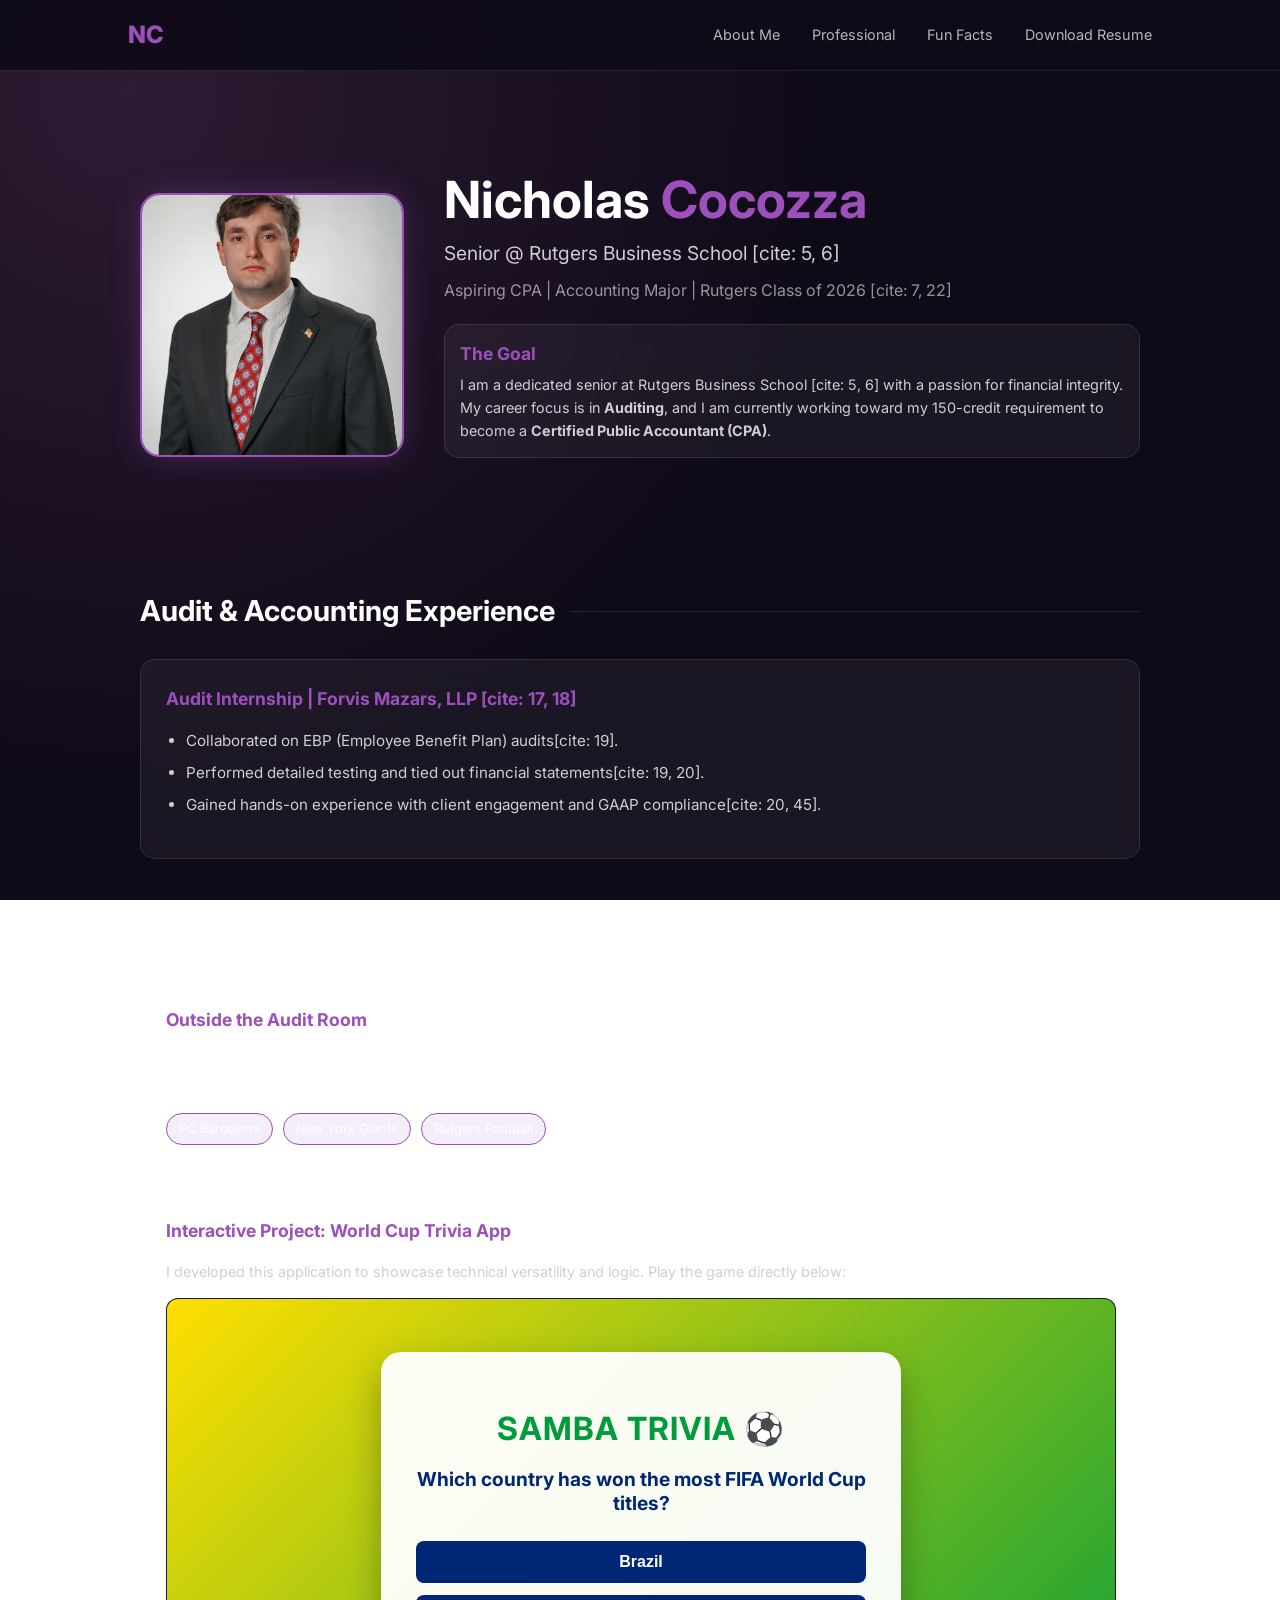
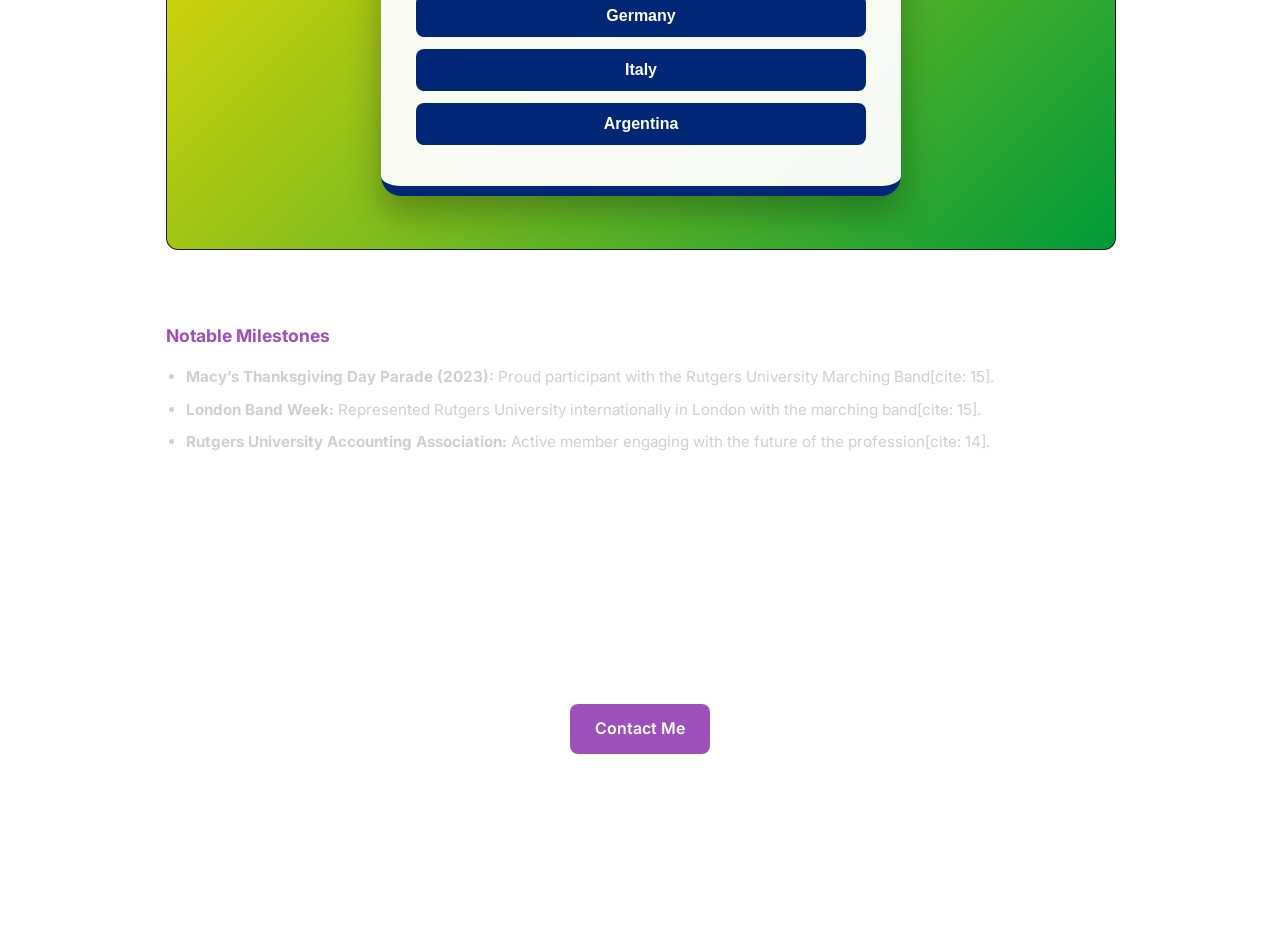
<file: index.html>
<!DOCTYPE html>
<html lang="en">
<head>
    <meta charset="UTF-8">
    <meta name="viewport" content="width=device-width, initial-scale=1.0">
    <title>Nicholas Cocozza | Aspiring CPA & Auditor</title>
    <link href="https://fonts.googleapis.com/css2?family=Inter:wght@300;400;600;800&display=swap" rel="stylesheet">
    
    <style>
        :root {
            --dark-bg: #0f0a18; 
            --accent-purple: #9d50bb; 
            --glass: rgba(255, 255, 255, 0.05);
            --glass-border: rgba(255, 255, 255, 0.1);
            --text-silver: #cfcfcf;
        }

        html { scroll-behavior: smooth; }

        body {
            margin: 0;
            font-family: 'Inter', sans-serif;
            background-color: var(--dark-bg);
            color: white;
            background: radial-gradient(circle at 10% 10%, #2d1b33 0%, #0f0a18 50%);
            background-attachment: fixed;
            line-height: 1.6;
        }

        nav {
            display: flex;
            justify-content: space-between;
            align-items: center;
            padding: 1rem 10%;
            background: rgba(15, 10, 24, 0.9);
            backdrop-filter: blur(15px);
            position: sticky;
            top: 0;
            z-index: 1000;
            border-bottom: 1px solid var(--glass-border);
        }

        .logo { font-weight: 800; color: var(--accent-purple); font-size: 1.5rem; }
        nav ul { display: flex; list-style: none; gap: 2rem; margin: 0; }
        nav ul li a { color: white; text-decoration: none; font-size: 0.9rem; opacity: 0.7; transition: 0.3s; }
        nav ul li a:hover { opacity: 1; color: var(--accent-purple); }

        .container { max-width: 1000px; margin: 0 auto; padding: 40px 20px; }

        .hero {
            display: flex;
            align-items: center;
            gap: 40px;
            padding: 60px 0;
            animation: fadeIn 1.2s ease-out;
        }

        .photo-frame {
            width: 260px;
            height: 260px;
            flex-shrink: 0;
            border-radius: 20px;
            overflow: hidden;
            border: 2px solid var(--accent-purple);
            box-shadow: 0 0 30px rgba(157, 80, 187, 0.3);
        }

        .photo-frame img { width: 100%; height: 100%; object-fit: cover; }

        .hero-text h1 { font-size: 3.2rem; margin: 0; line-height: 1.1; }
        .accent { color: var(--accent-purple); }
        .hero-text p { font-size: 1.2rem; color: var(--text-silver); margin: 10px 0; }

        .section-title {
            font-size: 1.8rem;
            margin: 50px 0 25px;
            display: flex;
            align-items: center;
            gap: 15px;
        }

        .section-title::after {
            content: "";
            flex: 1;
            height: 1px;
            background: var(--glass-border);
        }

        .card {
            background: var(--glass);
            border: 1px solid var(--glass-border);
            padding: 25px;
            border-radius: 15px;
            margin-bottom: 20px;
            backdrop-filter: blur(10px);
            transition: 0.3s;
            animation: slideUp 0.8s ease-out;
        }

        .card:hover { border-color: var(--accent-purple); transform: translateY(-5px); }

        .title-sm { color: var(--accent-purple); font-weight: 700; font-size: 1.1rem; display: block; margin-bottom: 5px; }
        .bullets { padding-left: 20px; color: var(--text-silver); font-size: 0.95rem; }
        .bullets li { margin-bottom: 8px; }

        .tags { display: flex; flex-wrap: wrap; gap: 10px; margin-top: 10px; }
        .tag {
            background: rgba(157, 80, 187, 0.1);
            border: 1px solid var(--accent-purple);
            padding: 5px 12px;
            border-radius: 20px;
            font-size: 0.8rem;
        }

        /* App Integration Styling */
        .app-window {
            width: 100%;
            height: 550px;
            border: 1px solid var(--glass-border);
            border-radius: 12px;
            overflow: hidden;
            background: #000;
            margin-top: 15px;
        }

        iframe {
            width: 100%;
            height: 100%;
            border: none;
        }

        .cta-btn {
            padding: 12px 25px;
            background: var(--accent-purple);
            color: white;
            text-decoration: none;
            border-radius: 8px;
            font-weight: 600;
            display: inline-block;
            margin-top: 20px;
            transition: 0.3s;
        }
        .cta-btn:hover { box-shadow: 0 0 20px rgba(157, 80, 187, 0.5); }

        @keyframes fadeIn { from { opacity: 0; } to { opacity: 1; } }
        @keyframes slideUp { from { opacity: 0; transform: translateY(30px); } to { opacity: 1; transform: translateY(0); } }

        @media (max-width: 768px) {
            .hero { flex-direction: column; text-align: center; }
            .hero-text h1 { font-size: 2.5rem; }
        }
    </style>
</head>
<body>

    <nav>
        <div class="logo">NC</div>
        <ul>
            <li><a href="#about">About Me</a></li>
            <li><a href="#professional">Professional</a></li>
            <li><a href="#fun-facts">Fun Facts</a></li>
            <li><a href="Assets/Resume of Nicholas Cocozza.pdf" target="_blank">Download Resume</a></li>
        </ul>
    </nav>

    <div class="container">
        
        <section id="about" class="hero">
            <div class="photo-frame">
                <img src="Assets/Cocozza, Nicholas (2).jpg" alt="Nicholas Cocozza Profile">
            </div>
            <div class="hero-text">
                <h1>Nicholas <span class="accent">Cocozza</span></h1>
                <p>Senior @ Rutgers Business School [cite: 5, 6]</p>
                <p style="font-size: 1rem; opacity: 0.7;">Aspiring CPA | Accounting Major | Rutgers Class of 2026 [cite: 7, 22]</p>
                
                <div class="card" style="margin-top: 20px; padding: 15px;">
                    <span class="title-sm">The Goal</span>
                    <p style="font-size: 0.9rem; margin: 0;">I am a dedicated senior at Rutgers Business School [cite: 5, 6] with a passion for financial integrity. My career focus is in <strong>Auditing</strong>, and I am currently working toward my 150-credit requirement to become a <strong>Certified Public Accountant (CPA)</strong>.</p>
                </div>
            </div>
        </section>

        <h2 id="professional" class="section-title">Audit & Accounting Experience</h2>
        
        <div class="card">
            <span class="title-sm">Audit Internship | Forvis Mazars, LLP [cite: 17, 18]</span>
            <ul class="bullets">
                <li>Collaborated on EBP (Employee Benefit Plan) audits[cite: 19].</li>
                <li>Performed detailed testing and tied out financial statements[cite: 19, 20].</li>
                <li>Gained hands-on experience with client engagement and GAAP compliance[cite: 20, 45].</li>
            </ul>
        </div>

        <h2 id="fun-facts" class="section-title">Personal Interests & Fun Facts</h2>
        
        <div class="card">
            <span class="title-sm">Outside the Audit Room</span>
            <p style="font-size: 0.95rem;">When I'm not studying for the CPA, you can find me on the slopes <strong>skiing</strong> during the winter. I am a huge sports fan, especially when it comes to <strong>soccer and football</strong>.</p>
            <div class="tags">
                <span class="tag">FC Barcelona</span>
                <span class="tag">New York Giants</span>
                <span class="tag">Rutgers Football</span>
            </div>
        </div>

        <div class="card">
            <span class="title-sm">Interactive Project: World Cup Trivia App</span>
            <p style="font-size: 0.9rem; color: var(--text-silver);">I developed this application to showcase technical versatility and logic. Play the game directly below:</p>
            <div class="app-window">
                <iframe src="Assets/World Cup App/index.html" title="World Cup Trivia App"></iframe>
            </div>
        </div>

        <div class="card">
            <span class="title-sm">Notable Milestones</span>
            <ul class="bullets">
                <li><strong>Macy’s Thanksgiving Day Parade (2023):</strong> Proud participant with the Rutgers University Marching Band[cite: 15].</li>
                <li><strong>London Band Week:</strong> Represented Rutgers University internationally in London with the marching band[cite: 15].</li>
                <li><strong>Rutgers University Accounting Association:</strong> Active member engaging with the future of the profession[cite: 14].</li>
            </ul>
        </div>

        <div style="text-align: center; padding: 60px 0;">
            <h3>Looking for a dedicated Audit professional?</h3>
            <p style="opacity: 0.7;">Let's connect on LinkedIn or via email.</p>
            <a href="mailto:nicholas.cocozza123@gmail.com" class="cta-btn">Contact Me</a>
        </div>

    </div>

    <footer style="text-align: center; padding: 30px; opacity: 0.4; font-size: 0.8rem; border-top: 1px solid var(--glass-border);">
        &copy; 2026 Nicholas Cocozza | Built with Rutgers Pride
    </footer>

</body>
</html>
</file>
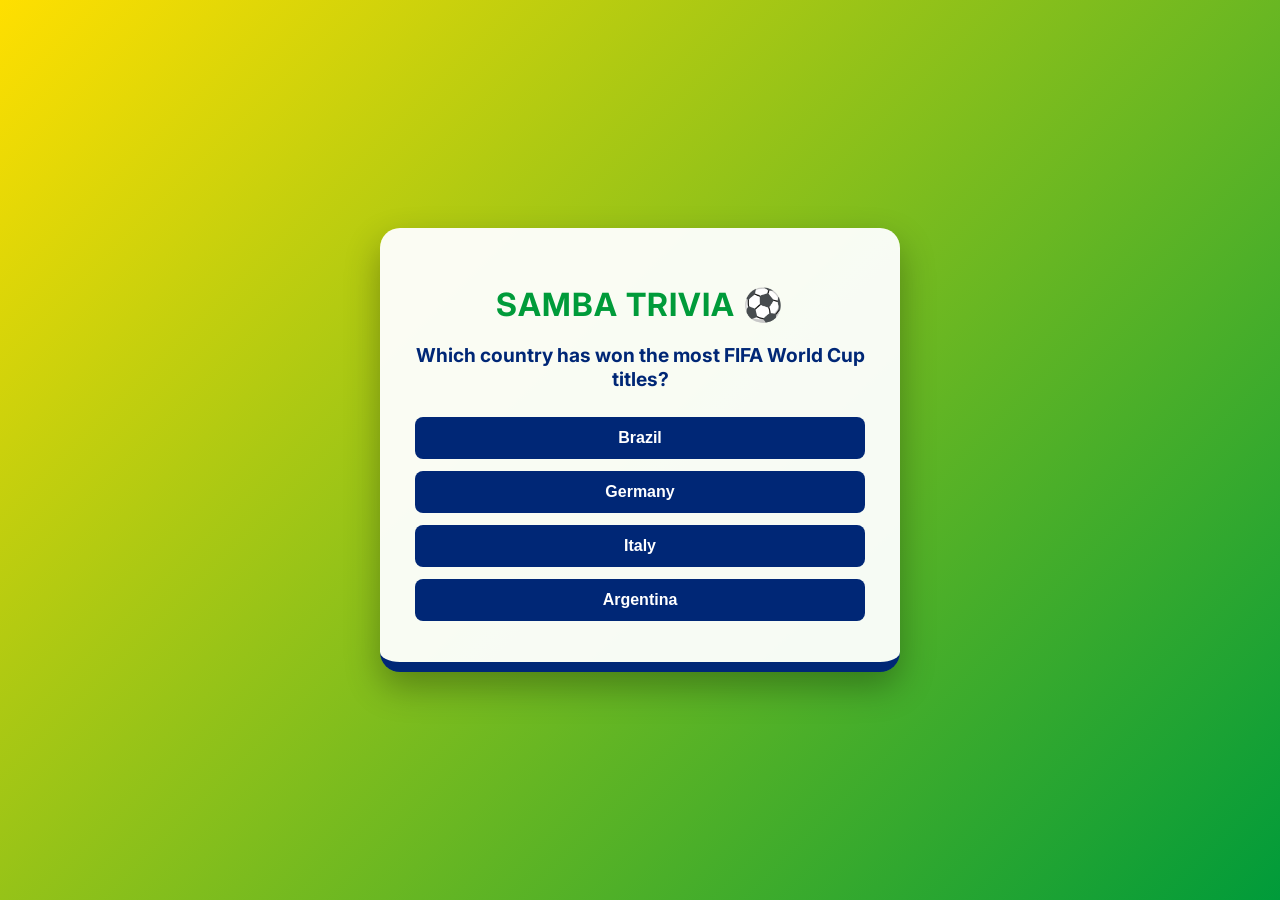
<file: World Cup App/index.html>
<!DOCTYPE html>
<html lang="en">
<head>
    <meta charset="UTF-8">
    <meta name="viewport" content="width=device-width, initial-scale=1.0">
    <title>Samba World Cup Trivia</title>
    <link rel="stylesheet" href="styles.css">
    <link href="https://fonts.googleapis.com/css2?family=Inter:wght@400;700&display=swap" rel="stylesheet">
</head>
<body>
    <div id="game-container">
        <h1>Samba Trivia ⚽</h1>
        <div id="quiz-box">
            <p id="question-text">Loading Trivia...</p>
            <div id="answer-buttons" class="btn-grid"></div>
        </div>
        <button id="next-btn" class="next-button" style="display: none;">Next Question</button>
    </div>

    <script src="app.js"></script>
</body>
</html>
</file>
<file: World Cup App/styles.css>
body {
    margin: 0;
    padding: 0;
    font-family: 'Inter', sans-serif;
    /* Samba Background: Brazil Flag Colors */
    background: linear-gradient(135deg, #FFDF00 0%, #009B3A 100%); 
    height: 100vh;
    display: flex;
    justify-content: center;
    align-items: center;
    overflow: hidden;
}

#game-container {
    background: rgba(255, 255, 255, 0.95);
    padding: 35px;
    border-radius: 20px;
    box-shadow: 0 15px 35px rgba(0,0,0,0.3);
    width: 90%;
    max-width: 450px;
    text-align: center;
    border-bottom: 10px solid #002776; /* Brazil Blue Accent */
}

h1 { color: #009B3A; margin-bottom: 15px; text-transform: uppercase; letter-spacing: 1px; }

#question-text { font-size: 1.2rem; font-weight: 700; color: #002776; margin-bottom: 20px; }

.btn {
    background: #002776;
    color: white;
    border: none;
    padding: 12px;
    margin: 6px 0;
    width: 100%;
    border-radius: 8px;
    font-size: 1rem;
    font-weight: 600;
    cursor: pointer;
    transition: 0.2s;
}

.btn:hover { background: #001b52; transform: translateY(-2px); }

.correct { background: #009B3A !important; }
.wrong { background: #d90429 !important; }

#next-btn {
    margin-top: 15px;
    background: #FFDF00;
    color: #002776;
    border: 2px solid #002776;
    padding: 10px 20px;
    border-radius: 50px;
    font-weight: 800;
    cursor: pointer;
}
</file>
